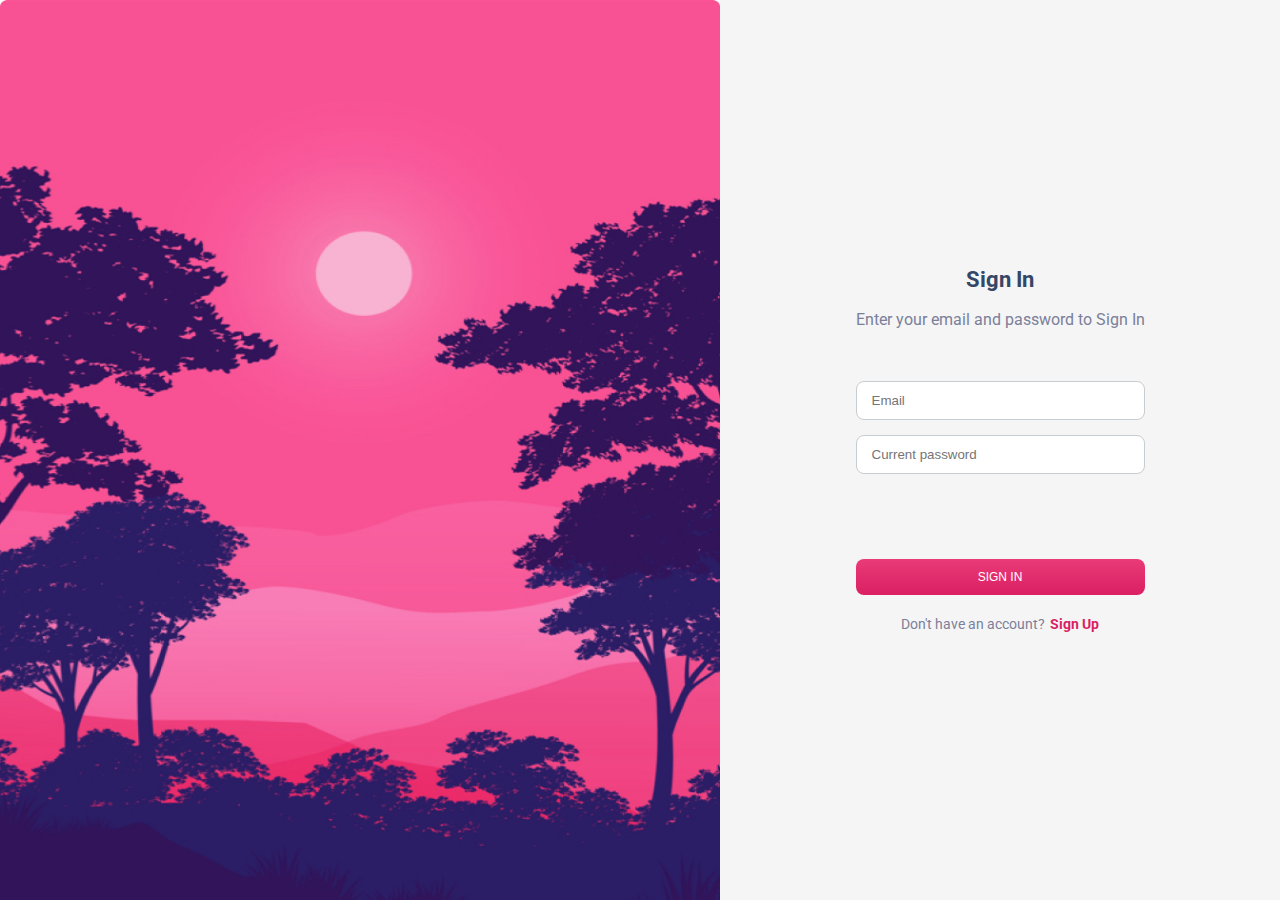
<file: index.html>
<!DOCTYPE html>
<html lang="en">

<head>
    <meta charset="UTF-8">
    <meta http-equiv="X-UA-Compatible" content="IE=edge">
    <meta name="viewport" content="width=device-width, initial-scale=1.0">
    <link rel="stylesheet" href="./css/main.css">
    <title>Admin Post</title>
</head>

<body>


    <div class="container">

        <header class="header">
            <div class="header__user-name">John Doe</div>
            <button class="header__logout" onclick="handleLogout()">Logout</button>
        </header>

        <main class="main">

            <!-- Post Left -->
            <section class="post-left">
                <h2 class="post-left__title">Posts</h2>

            </section>

            
            <!-- Post Right -->
            <section class="post-right">

            </section>

        </main>

    </div>

    <!-- Madal -->
    <div class="modal">
        <div class="modal-box">
            <h3 class="modal__title">EDIT POST</h3>
            <input class="modal-input" type="text" placeholder="title">
            <input class="modal-input" type="text" placeholder="body">
            <div class="modal__wrap">
                <button class="modal__btn-cancel" onclick="clickModalCancel()">Cancel</button>
                <button class="modal__btn-save">Save Change</button>
            </div>
        </div>
    </div>


    <script src="./js/admin.js"></script>
    <script src="./js/checkauth.js"></script>
    <script src="./js/http-res.js"></script>
    <!-- <script src="./js/script.js"></script> -->


</body>

</html>
</file>
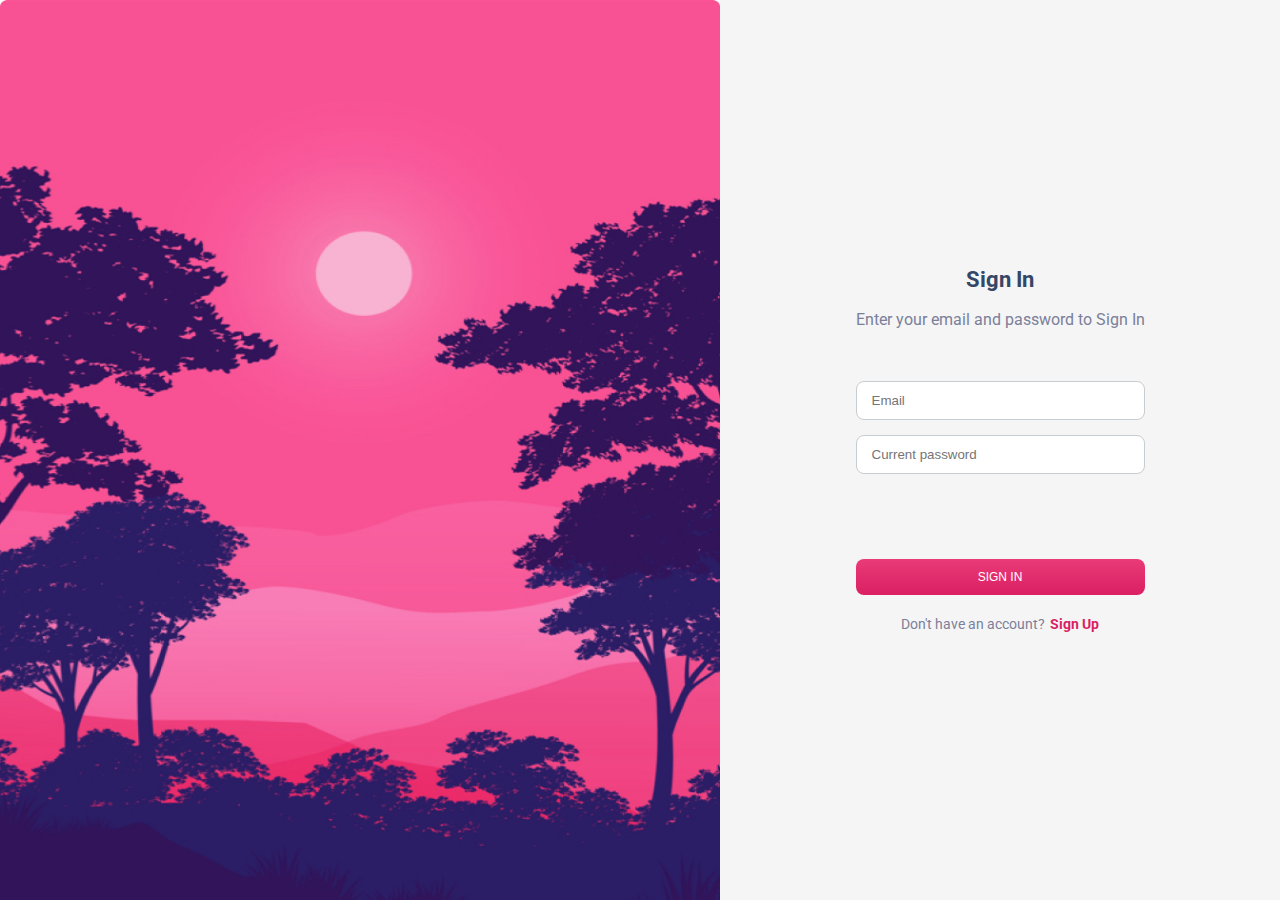
<file: signin.html>
<!DOCTYPE html>
<html lang="en">

<head>
    <meta charset="UTF-8">
    <meta http-equiv="X-UA-Compatible" content="IE=edge">
    <meta name="viewport" content="width=device-width, initial-scale=1.0">
    <link rel="stylesheet" href="./css/main.css">
    <title>Sign In</title>
</head>

<body>

    <div class="wrapper">
        <section>
            <img class="sign-in-img" src="./img/image-illustrator.png" alt="" width="700">
        </section>
        <section class="sign-in-left">
            <form action="" class="sign-in__form">
                <h1 class="sign-in__title">Sign In</h1>
                <p class="sign-in__desc">Enter your email and password to Sign In</p>

                <input class="input-in input-in__email" type="email" placeholder="Email">
                <input class="input-in input-in__password" type="password" placeholder="Current password">

                <button class="sign-in__btn">SIGN IN</button>

                <p class="sign-in__fot-desc">Don't have an account?<a class="sign-in__link" href="./signup.html">Sign Up</a></p>
            </form>
        </section>
    </div>

    <script src="./js/script.js"></script>
    <script src="./js/http-res.js"></script>

</body>

</html>
</file>
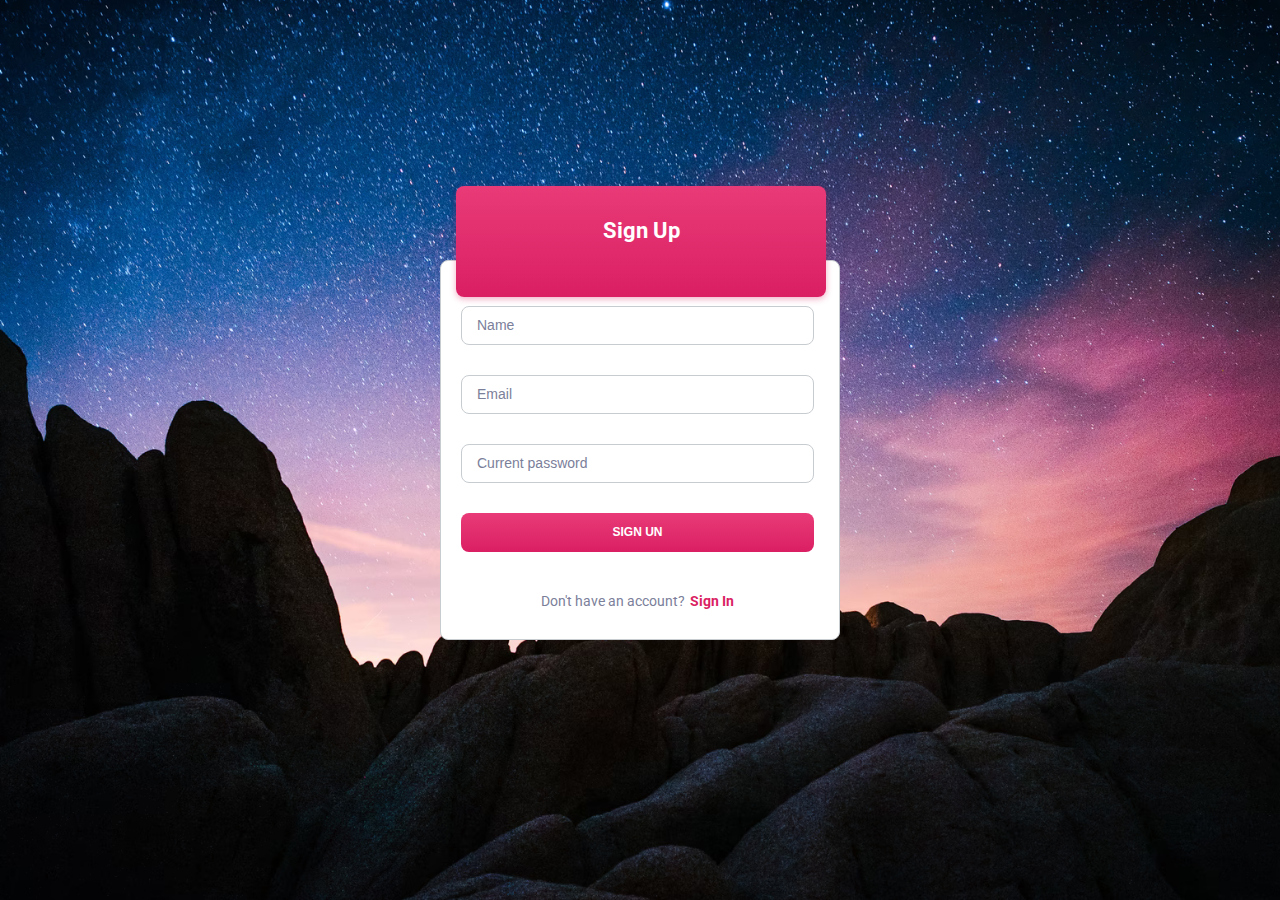
<file: signup.html>
<!DOCTYPE html>
<html lang="en">

<head>
    <meta charset="UTF-8">
    <meta http-equiv="X-UA-Compatible" content="IE=edge">
    <meta name="viewport" content="width=device-width, initial-scale=1.0">
    <link rel="stylesheet" href="./css/main.css">
    <title>Sign Up</title>
</head>

<body>

    <section class="sign-up">
        <form action="" class="sign-up__form">
            <div class="sign-up__top">Sign Up</div>
            <input class="input sign-up__name " type="text" placeholder="Name">
            <input class="input sign-up__email" type="email" placeholder="Email">
            <input class="input sign-up__password" type="password" placeholder="Current password">

            <button class="sign-up__btn">SIGN UN</button>
            <p class="sign-up__fot">Don't have an account?<a href="./signin.html" class="sign-up__link">Sign In</a></p>
        </form>
    </section>

    <script src="./js/http-res.js"></script>
    <script src="./js/signup.js"></script>

</body>

</html>
</file>
<file: css/main.css>
@import url('https://fonts.googleapis.com/css2?family=Roboto+Mono:wght@100;200;300;400;500;600;700&family=Roboto:wght@100;300;400;500;700&display=swap');

*,
*::before,
*::after {
    box-sizing: border-box;
}

body {
    margin: 0;
    padding: 0;
    font-family: "Roboto";
}

.container {
    width: 1300px;
    margin: 0 auto;
    padding: 20px 0px;
}


/* SIGN-UP */
.sign-up {
    display: flex;
    align-items: center;
    justify-content: center;
    width: 100%;
    height: 100vh;
    background-image: url("../img/Background\ Image.jpg");
    background-repeat: no-repeat;
    background-size: cover;
}

.sign-up__form {
    position: relative;
    width: 400px;
    height: 380px;
    padding: 45px 25px 25px 20px;
    background: #FFFFFF;
    border: 1px solid #C7CCD0;
    border-radius: 8px;
}

.sign-up__top {
    position: absolute;
    right: 13px;
    top: -75px;
    width: 370px;
    padding: 30px 0px 50px 0px;
    text-align: center;
    font-weight: 700;
    font-size: 22px;
    line-height: 140%;
    color: #FFFFFF;
    background: linear-gradient(180deg, #E93B77 0%, #DA1F63 100%);
    box-shadow: 0px 2px 6px rgba(220, 34, 101, 0.36);
    border-radius: 8px;
}

.input {
    width: 100%;
    padding: 11px 0px 11px 15px;
    border: 1px solid #C7CCD0;
    border-radius: 8px;
}

.input+.input {
    margin-top: 30px;
}

.input::placeholder {
    font-weight: 400;
    font-size: 14px;
    line-height: 140%;
    color: #7B809A;
}

.sign-up__btn {
    width: 100%;
    padding: 11px 0px;
    outline: none;
    border: none;
    margin-top: 30px;
    font-weight: 700;
    cursor: pointer;
    font-size: 12px;
    line-height: 140%;
    text-align: center;
    color: #FFFFFF;
    background: linear-gradient(180deg, #E93B77 0%, #DA1F63 100%);
    border-radius: 8px;
}

.sign-up__fot {
    font-weight: 400;
    font-size: 14px;
    line-height: 140%;
    margin-top: 40px;
    text-align: center;
    color: #7B809A;
}

.sign-up__link {
    display: inline-block;
    text-decoration: none;
    color: #DA1F63;
    font-weight: 700;
    margin-left: 5px;
}

/* SIGN-IN PAGE */

.wrapper {
    display: flex;
}

.sign-in-img {
    width: 720px;
    height: 100vh;
}

.sign-in-left {
    width: 100%;
    height: 100vh;
    display: flex;
    align-items: center;
    justify-content: center;
    background: #F5F5F5;
}

.sign-in__form {
    display: flex;
    flex-direction: column;
    align-items: center;
}

.sign-in__title {
    margin: 0;
    font-weight: 700;
    font-size: 22px;
    margin-bottom: 13px;
    line-height: 140%;
    color: #344767;
}

.sign-in__desc {
    margin: 0;
    margin-bottom: 50px;
    font-weight: 400;
    font-size: 16px;
    line-height: 140%;
    color: #7B809A;
}

.input-in {
    padding: 11px 0px 11px 15px;
    margin-bottom: 15px;
    width: 100%;
    background: #FFFFFF;
    border: 1px solid #C7CCD0;
    border-radius: 8px;
}

.sign-in__btn {
    width: 100%;
    margin-top: 70px;
    color: #fff;
    font-size: 12px;
    border: none;
    cursor: pointer;
    padding: 11px 0px;
    background: linear-gradient(180deg, #E93B77 0%, #DA1F63 100%);
    border-radius: 8px;
}

.sign-in__fot-desc {
    margin: 0;
    margin-top: 20px;
    font-weight: 400;
    font-size: 14px;
    line-height: 140%;
    color: #7B809A;
}

.sign-in__link {
    display: inline-block;
    text-decoration: none;
    color: #DA1F63;
    font-weight: 700;
    margin-left: 5px;
}

/* Modal */
.modal {
    display: none;
    align-items: center;
    flex-direction: column;
    justify-content: center;
    position: fixed;
    top: 0;
    left: 0;
    right: 0;
    bottom: 0;
    width: 100%;
    height: 100%;
    background-color: rgba(0, 0, 0, 0.5);
    backdrop-filter: blur(3px);
}

.modal--open {
    display: flex;
}

.modal--clos {
    display: none;
}

.modal-box {
    position: relative;
    padding: 70px 100px;
    width: 550px;
    height: 400px;
    background: #F5F5F5;
    box-shadow: 0px 0px 12px rgba(0, 0, 0, 0.25);
    border-radius: 23px;
}

.modal__title {
    margin: 0;
    margin-bottom: 40px;
    font-weight: 700;
    font-size: 31px;
    line-height: 140%;
    text-align: center;
    color: #6A6A6A;
}

.modal-input {
    width: 100%;
    padding: 11px 0px 11px 15px;
    background: #FFFFFF;
    border: 1px solid #C7CCD0;
    border-radius: 8px;
}

.modal-input+.modal-input {
    margin-top: 30px;
}

.modal__wrap {
    display: flex;
    justify-content: flex-end;
    margin-top: 30px;
}

.modal__btn-cancel {
    padding: 7px 20px;
    font-weight: 700;
    font-size: 12px;
    line-height: 140%;
    text-align: center;
    border: none;
    color: #828282;
    background: #D9D9D9;
    border-radius: 8px;
    margin-right: 10px;
    cursor: pointer;
}

.modal__btn-save {
    font-weight: 700;
    font-size: 12px;
    line-height: 140%;
    text-align: center;
    color: #FFFFFF;
    cursor: pointer;
    background: linear-gradient(180deg, #E93B77 0%, #DA1F63 100%);
    border-radius: 8px;
    border: none;
}

/* Admin Page */

.header {
    display: flex;
    justify-content: end;
}

.header__user-name {
    margin: 0;
    font-weight: 400;
    font-size: 25px;
    line-height: 140%;
    margin-right: 20px;
}

.header__logout {
    padding: 10px 75px;
    font-weight: 700;
    font-size: 12px;
    line-height: 140%;
    text-align: center;
    color: #FFFFFF;
    background: #F44334;
    border-radius: 8px;
    transition: 0.5s ease;
    border: none;
    cursor: pointer;
}

.header__logout:hover {
    background-color: rgba(244, 68, 52, 0.9);
}

.header__logout:active {
    opacity: 0.6;
}

.main {
    margin-top: 50px;
}

/* SECTION-LEFT */
.post-left {
    margin: 0;
    padding: 23px 20px;
    width: 730px;
    min-height: 900px;
    margin-bottom: 20px;
    background: #FFFFFF;
    box-shadow: 0px 0px 4px rgba(0, 0, 0, 0.31);
}

.post-left__title {
    margin: 0;
    margin-bottom: 15px;
    color: #344767;
}

/* Post Card */

.post-card {
    display: flex;
    justify-content: space-between;
    width: 100%;
    min-height: 150px;
    padding: 28px 24px;
    border-radius: 15px;
    background: #F8F9FA;
}

.post-card + .post-card {
    margin-top: 20px;
}

.post-card__title {
    margin: 0;
    margin-bottom: 25px;
    font-size: 16px;
    color: #344767;
}

.post-card__desc {
    margin: 0;
    width: 400px;
    font-size: 14px;
    color: #7B809A;
}

.post-card__box {
    width: 120px;
    display: flex;
    flex-wrap: wrap;
    align-self: start;
    justify-content: flex-end;
}

.btn {
    position: relative;
    /* padding-left: 10px; */
    font-weight: 600;
    border: none;
    background-color: transparent;
    padding: 0;
    outline: none;
    cursor: pointer;
}

.post-card__delet-btn {
    color: #F44334;
    margin-right: 35px;
    margin-bottom: 20px;
}

.post-card__delet-btn::before {
    position: absolute;
    left: -15px;
    content: "";
    width: 12px;
    height: 12px;
    background-image: url("../img/delet.svg");
    background-repeat: no-repeat;
}

.post-card__edit-btn {
    margin-bottom: 20px;
}

.post-card__edit-btn::before {
    position: absolute;
    left: -15px;
    content: "";
    width: 12px;
    height: 12px;
    background-image: url("../img/edit.svg");
    background-repeat: no-repeat;
}

.post-card__save {
    color: #7EFF41;
}

.post-card__save::before {
    position: absolute;
    left: -15px;
    content: "";
    width: 12px;
    height: 12px;
    background-image: url("../img/Vector.svg");
    background-repeat: no-repeat;
}
</file>
